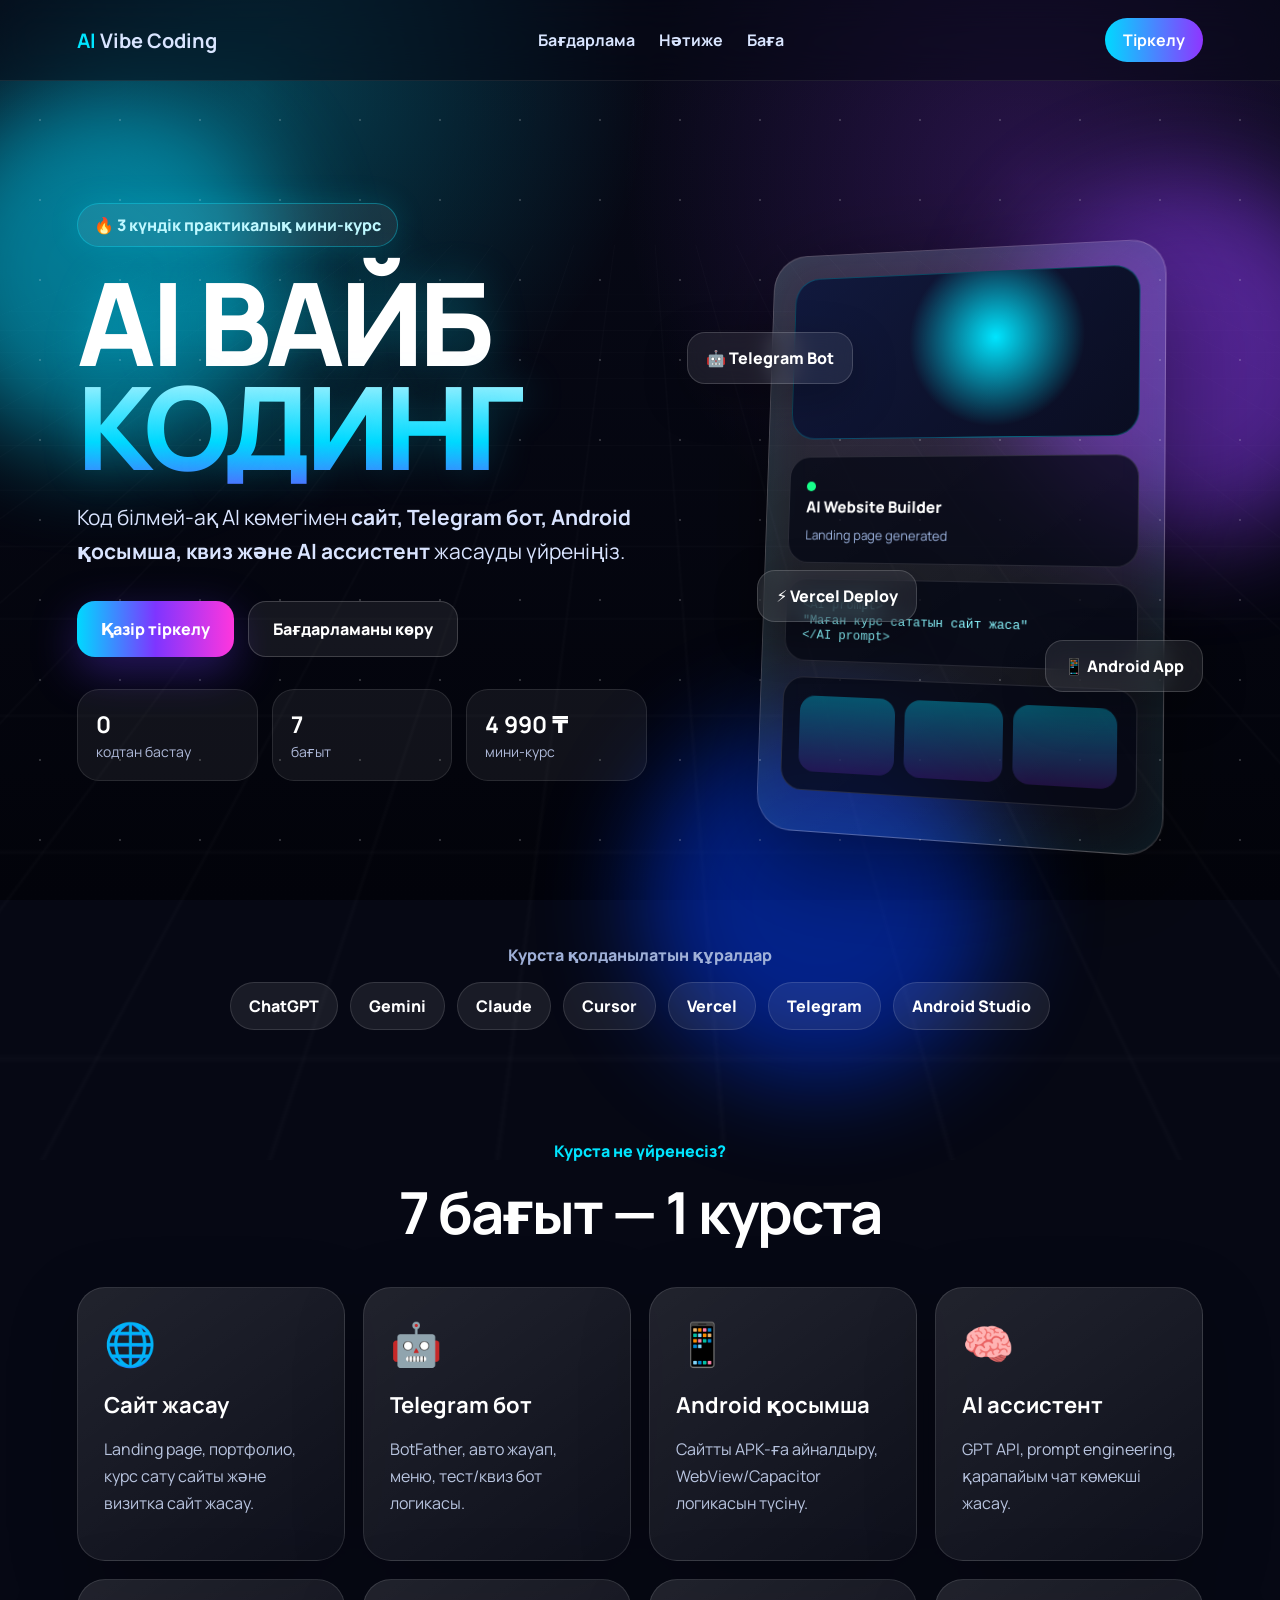
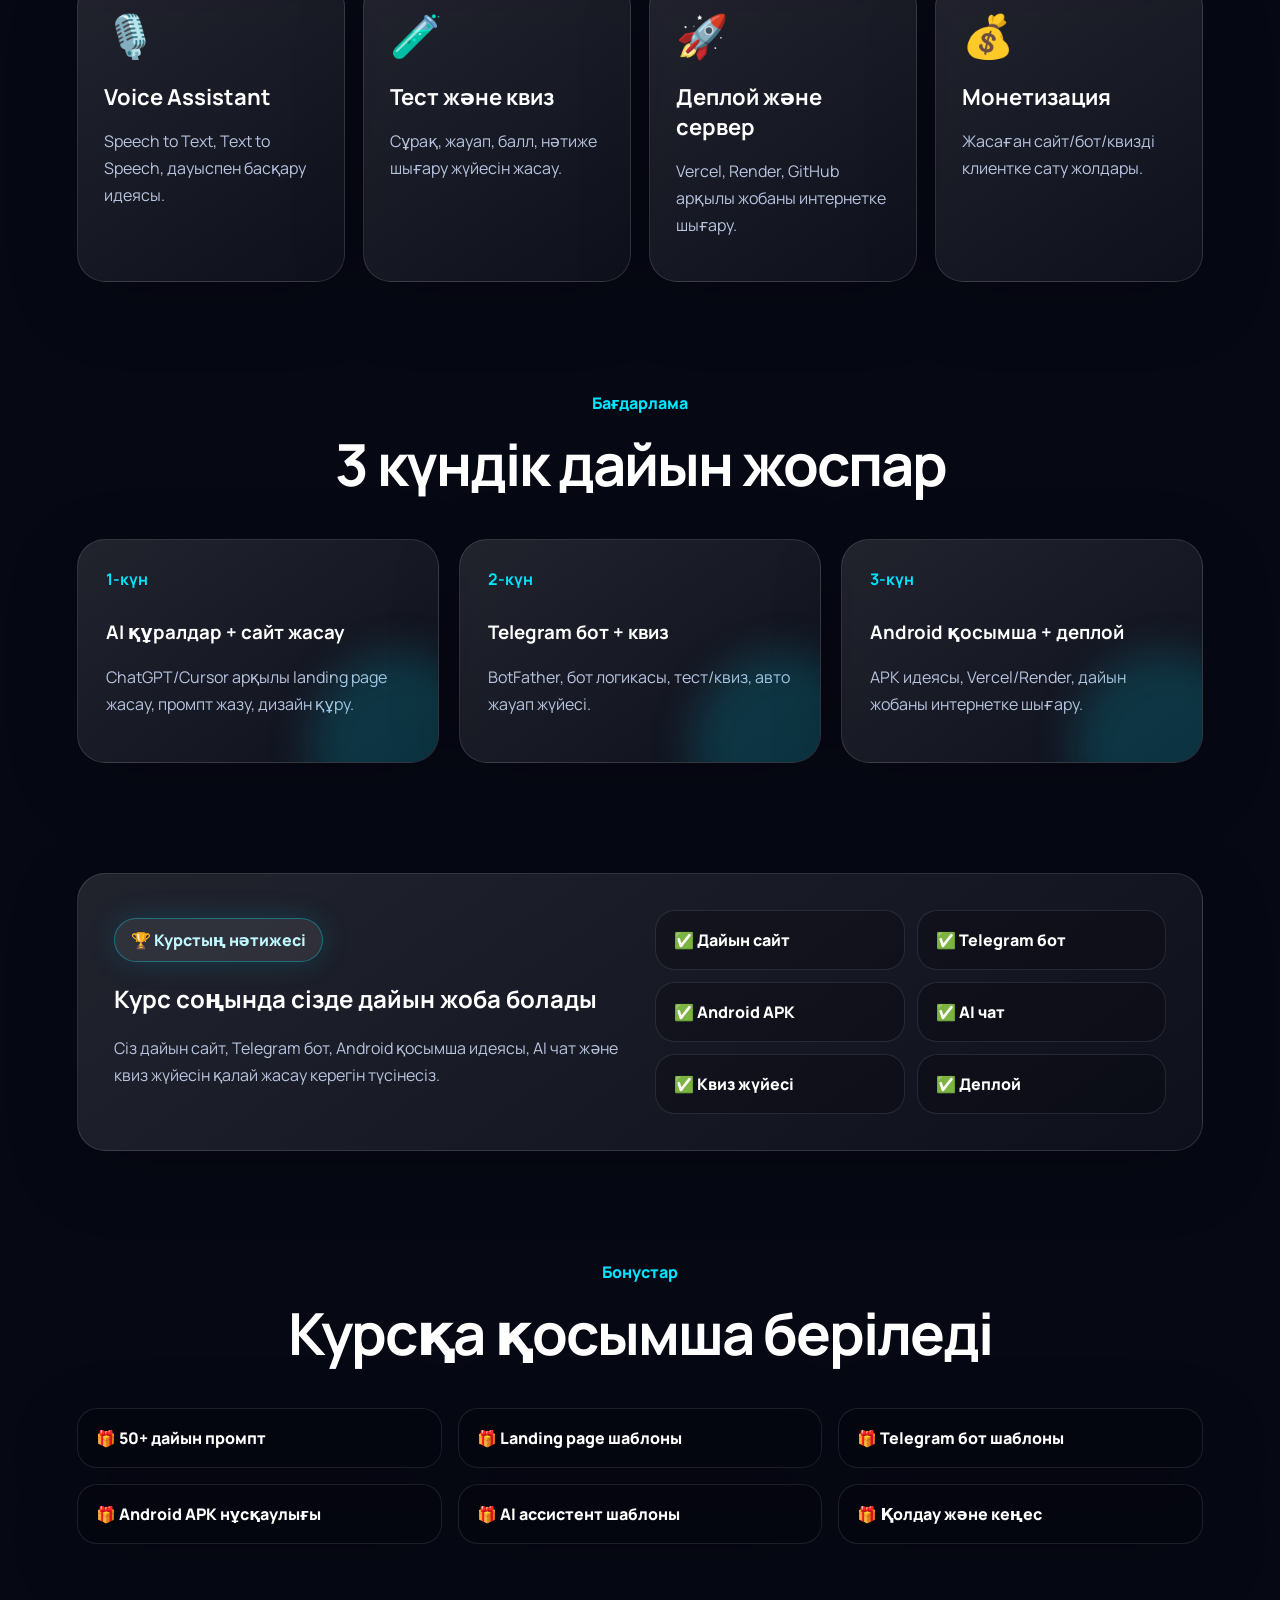
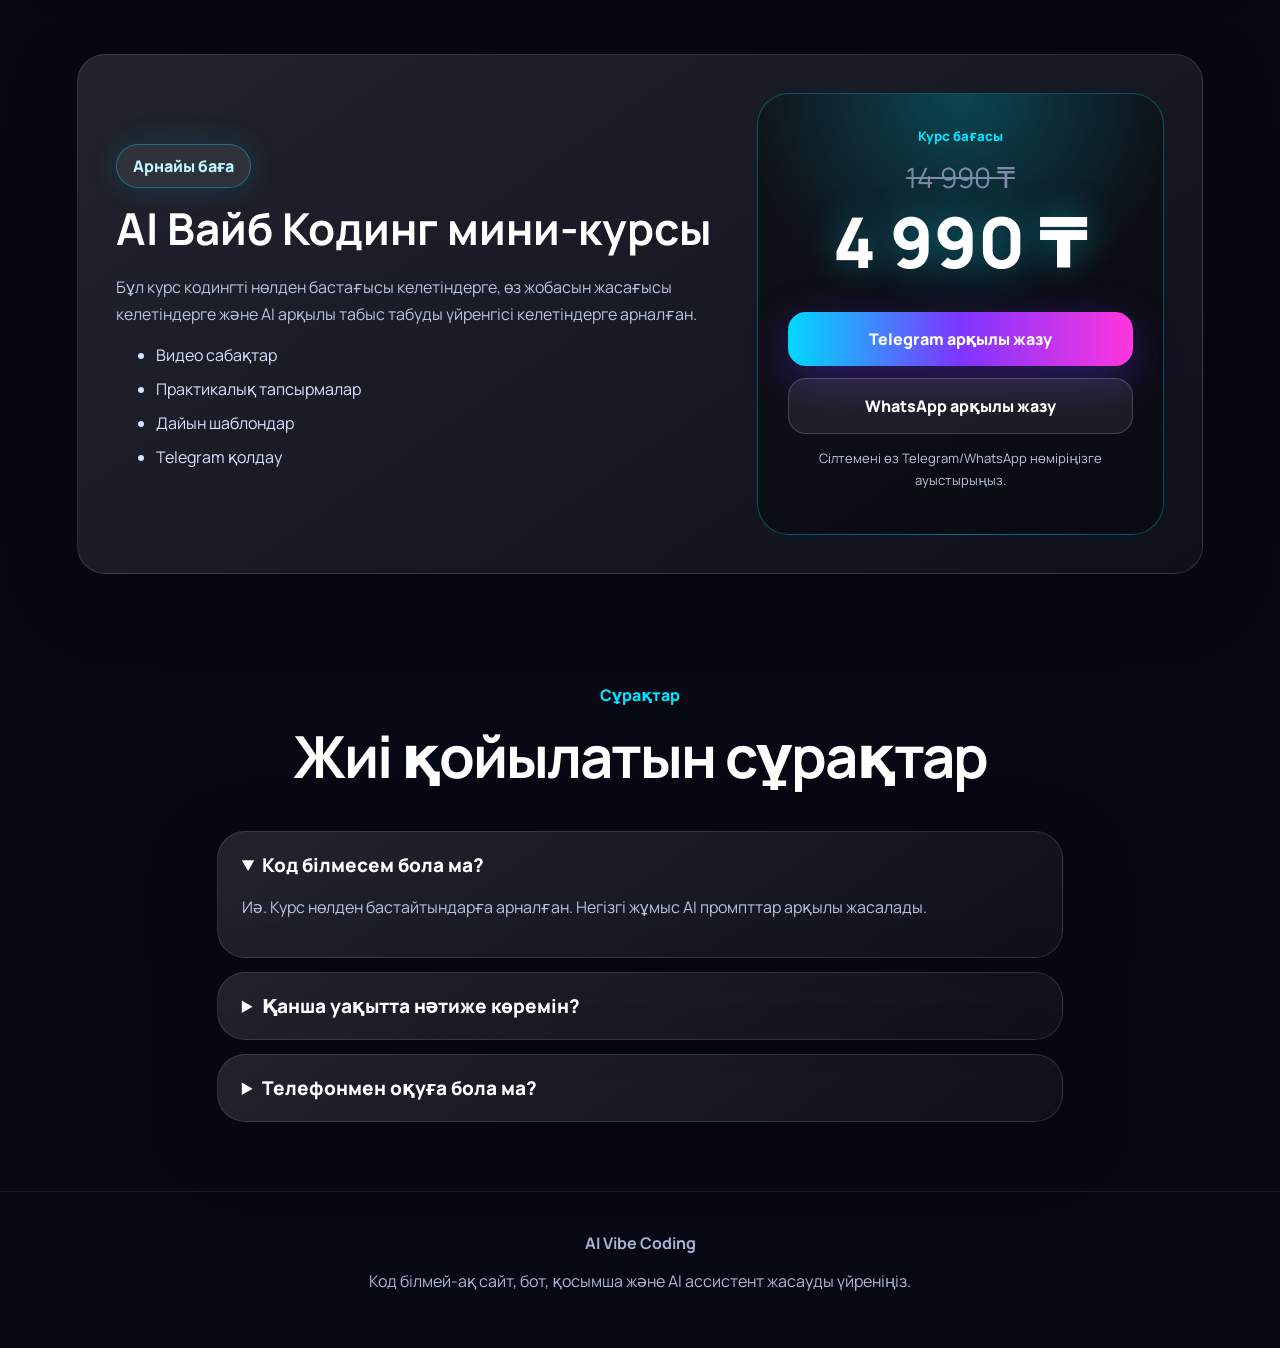
<file: index.html>
<!DOCTYPE html>
<html lang="kk">
<head>
  <meta charset="UTF-8" />
  <meta name="viewport" content="width=device-width, initial-scale=1.0" />
  <title>AI Вайб Кодинг — Мини-курс</title>
  <meta name="description" content="Код білмей-ақ сайт, Telegram бот, Android қосымша және AI ассистент жасауды үйреніңіз. Мини-курс бағасы 4 990 ₸." />
  <meta property="og:title" content="AI Вайб Кодинг — 3 күндік мини-курс" />
  <meta property="og:description" content="Сайт, бот, қосымша және AI ассистент жасауды үйреніңіз. Бағасы 4 990 ₸." />
  <meta property="og:type" content="website" />
  <link rel="preconnect" href="https://fonts.googleapis.com">
  <link rel="preconnect" href="https://fonts.gstatic.com" crossorigin>
  <link href="https://fonts.googleapis.com/css2?family=Manrope:wght@400;600;700;800;900&display=swap" rel="stylesheet">
  <link rel="stylesheet" href="style.css" />
</head>
<body>
  <div class="bg">
    <div class="grid"></div>
    <div class="orb orb-1"></div>
    <div class="orb orb-2"></div>
    <div class="orb orb-3"></div>
    <div class="stars"></div>
  </div>

  <header class="nav">
    <a href="#" class="logo"><span>AI</span> Vibe Coding</a>
    <nav>
      <a href="#program">Бағдарлама</a>
      <a href="#result">Нәтиже</a>
      <a href="#price">Баға</a>
    </nav>
    <a class="nav-btn" href="#buy">Тіркелу</a>
  </header>

  <main>
    <section class="hero">
      <div class="hero-left reveal">
        <div class="badge">🔥 3 күндік практикалық мини-курс</div>
        <h1>AI ВАЙБ<br><span>КОДИНГ</span></h1>
        <p class="lead">Код білмей-ақ AI көмегімен <b>сайт, Telegram бот, Android қосымша, квиз және AI ассистент</b> жасауды үйреніңіз.</p>

        <div class="hero-actions">
          <a href="#buy" class="btn primary">Қазір тіркелу</a>
          <a href="#program" class="btn ghost">Бағдарламаны көру</a>
        </div>

        <div class="trust-row">
          <div><b>0</b><span>кодтан бастау</span></div>
          <div><b>7</b><span>бағыт</span></div>
          <div><b>4 990 ₸</b><span>мини-курс</span></div>
        </div>
      </div>

      <div class="hero-right reveal delay">
        <div class="phone-card floating">
          <div class="phone-top"></div>
          <div class="app-card">
            <span class="dot green"></span>
            <p>AI Website Builder</p>
            <small>Landing page generated</small>
          </div>
          <div class="code-box">
            <pre>&lt;AI prompt&gt;
"Маған курс сататын сайт жаса"
&lt;/AI prompt&gt;</pre>
          </div>
          <div class="mini-dashboard">
            <div></div><div></div><div></div>
          </div>
        </div>

        <div class="glass chip chip-1">🤖 Telegram Bot</div>
        <div class="glass chip chip-2">📱 Android App</div>
        <div class="glass chip chip-3">⚡ Vercel Deploy</div>
      </div>
    </section>

    <section class="tools reveal">
      <p>Курста қолданылатын құралдар</p>
      <div class="tool-list">
        <span>ChatGPT</span><span>Gemini</span><span>Claude</span><span>Cursor</span><span>Vercel</span><span>Telegram</span><span>Android Studio</span>
      </div>
    </section>

    <section class="section reveal">
      <div class="section-title">
        <span>Курста не үйренесіз?</span>
        <h2>7 бағыт — 1 курста</h2>
      </div>
      <div class="cards">
        <article class="card tilt"><i>🌐</i><h3>Сайт жасау</h3><p>Landing page, портфолио, курс сату сайты және визитка сайт жасау.</p></article>
        <article class="card tilt"><i>🤖</i><h3>Telegram бот</h3><p>BotFather, авто жауап, меню, тест/квиз бот логикасы.</p></article>
        <article class="card tilt"><i>📱</i><h3>Android қосымша</h3><p>Сайтты APK-ға айналдыру, WebView/Capacitor логикасын түсіну.</p></article>
        <article class="card tilt"><i>🧠</i><h3>AI ассистент</h3><p>GPT API, prompt engineering, қарапайым чат көмекші жасау.</p></article>
        <article class="card tilt"><i>🎙️</i><h3>Voice Assistant</h3><p>Speech to Text, Text to Speech, дауыспен басқару идеясы.</p></article>
        <article class="card tilt"><i>🧪</i><h3>Тест және квиз</h3><p>Сұрақ, жауап, балл, нәтиже шығару жүйесін жасау.</p></article>
        <article class="card tilt"><i>🚀</i><h3>Деплой және сервер</h3><p>Vercel, Render, GitHub арқылы жобаны интернетке шығару.</p></article>
        <article class="card tilt"><i>💰</i><h3>Монетизация</h3><p>Жасаған сайт/бот/квизді клиентке сату жолдары.</p></article>
      </div>
    </section>

    <section id="program" class="section program reveal">
      <div class="section-title">
        <span>Бағдарлама</span>
        <h2>3 күндік дайын жоспар</h2>
      </div>

      <div class="timeline">
        <div class="step">
          <b>1-күн</b>
          <h3>AI құралдар + сайт жасау</h3>
          <p>ChatGPT/Cursor арқылы landing page жасау, промпт жазу, дизайн құру.</p>
        </div>
        <div class="step">
          <b>2-күн</b>
          <h3>Telegram бот + квиз</h3>
          <p>BotFather, бот логикасы, тест/квиз, авто жауап жүйесі.</p>
        </div>
        <div class="step">
          <b>3-күн</b>
          <h3>Android қосымша + деплой</h3>
          <p>APK идеясы, Vercel/Render, дайын жобаны интернетке шығару.</p>
        </div>
      </div>
    </section>

    <section id="result" class="section result reveal">
      <div class="result-card">
        <div>
          <span class="tag">🏆 Курстың нәтижесі</span>
          <h2>Курс соңында сізде дайын жоба болады</h2>
          <p>Сіз дайын сайт, Telegram бот, Android қосымша идеясы, AI чат және квиз жүйесін қалай жасау керегін түсінесіз.</p>
        </div>
        <div class="result-grid">
          <div>✅ Дайын сайт</div>
          <div>✅ Telegram бот</div>
          <div>✅ Android APK</div>
          <div>✅ AI чат</div>
          <div>✅ Квиз жүйесі</div>
          <div>✅ Деплой</div>
        </div>
      </div>
    </section>

    <section class="section reveal">
      <div class="section-title">
        <span>Бонустар</span>
        <h2>Курсқа қосымша беріледі</h2>
      </div>
      <div class="bonus-grid">
        <div class="bonus">🎁 50+ дайын промпт</div>
        <div class="bonus">🎁 Landing page шаблоны</div>
        <div class="bonus">🎁 Telegram бот шаблоны</div>
        <div class="bonus">🎁 Android APK нұсқаулығы</div>
        <div class="bonus">🎁 AI ассистент шаблоны</div>
        <div class="bonus">🎁 Қолдау және кеңес</div>
      </div>
    </section>

    <section id="price" class="section price reveal">
      <div class="pricing">
        <div>
          <span class="tag">Арнайы баға</span>
          <h2>AI Вайб Кодинг мини-курсы</h2>
          <p>Бұл курс кодингті нөлден бастағысы келетіндерге, өз жобасын жасағысы келетіндерге және AI арқылы табыс табуды үйренгісі келетіндерге арналған.</p>
          <ul>
            <li>Видео сабақтар</li>
            <li>Практикалық тапсырмалар</li>
            <li>Дайын шаблондар</li>
            <li>Telegram қолдау</li>
          </ul>
        </div>
        <div id="buy" class="price-box">
          <small>Курс бағасы</small>
          <div class="old">14 990 ₸</div>
          <div class="new">4 990 ₸</div>
          <a class="btn primary wide" href="https://t.me/your_username" target="_blank">Telegram арқылы жазу</a>
          <a class="btn ghost wide" href="https://wa.me/77000000000?text=AI%20Вайб%20Кодинг%20курсына%20тіркелгім%20келеді" target="_blank">WhatsApp арқылы жазу</a>
          <p class="note">Сілтемені өз Telegram/WhatsApp нөміріңізге ауыстырыңыз.</p>
        </div>
      </div>
    </section>

    <section class="faq section reveal">
      <div class="section-title">
        <span>Сұрақтар</span>
        <h2>Жиі қойылатын сұрақтар</h2>
      </div>
      <details open>
        <summary>Код білмесем бола ма?</summary>
        <p>Иә. Курс нөлден бастайтындарға арналған. Негізгі жұмыс AI промпттар арқылы жасалады.</p>
      </details>
      <details>
        <summary>Қанша уақытта нәтиже көремін?</summary>
        <p>Алғашқы мини-сайтты бірінші күнде-ақ жасап көруге болады.</p>
      </details>
      <details>
        <summary>Телефонмен оқуға бола ма?</summary>
        <p>Видео сабақтарды телефонмен көре аласыз, бірақ практика үшін ноутбук немесе компьютер ыңғайлы.</p>
      </details>
    </section>
  </main>

  <footer>
    <b>AI Vibe Coding</b>
    <p>Код білмей-ақ сайт, бот, қосымша және AI ассистент жасауды үйреніңіз.</p>
  </footer>

  <script src="script.js"></script>
</body>
</html>
</file>
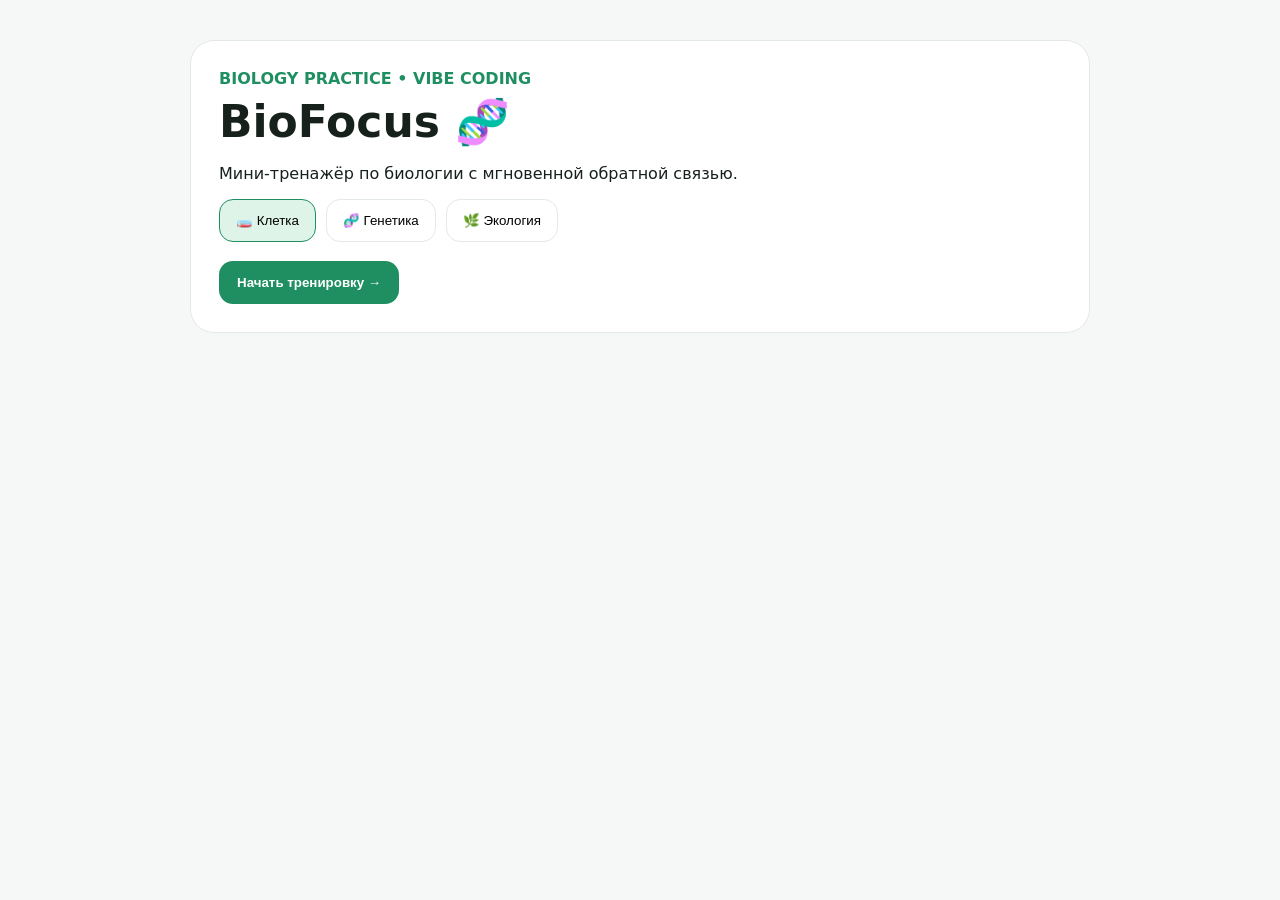
<file: biofocus.html>
<!doctype html><html lang="ru"><head><meta charset="UTF-8"><meta name="viewport" content="width=device-width,initial-scale=1"><title>BioFocus</title><style>body{margin:0;font-family:system-ui;background:#f6f8f7;color:#17211b}.wrap{max-width:900px;margin:auto;padding:40px 20px}.card{background:#fff;border:1px solid #e3e9e5;border-radius:24px;padding:28px;margin-bottom:20px}h1{font-size:44px;margin:8px 0}.ey{color:#1f8f62;font-weight:800}.topics{display:flex;gap:10px;flex-wrap:wrap}.topic,.answer{padding:13px 16px;border:1px solid #e3e9e5;border-radius:14px;background:#fff;cursor:pointer}.active{background:#dff4e9;border-color:#1f8f62}.btn{padding:14px 18px;border:0;border-radius:14px;background:#1f8f62;color:white;font-weight:800;cursor:pointer}.quiz{display:none}.quiz.show{display:block}.answer{display:block;width:100%;text-align:left;margin:10px 0}.correct{background:#dff4e9!important;border-color:#1f8f62}.wrong{background:#fff1f1!important}.result{display:none;text-align:center}.result.show{display:block}.score{font-size:64px;font-weight:900;color:#1f8f62}.bar{height:8px;background:#e8eeea;border-radius:9px}.fill{height:100%;width:0;background:#1f8f62}</style></head><body><div class="wrap"><div class="card"><div class="ey">BIOLOGY PRACTICE • VIBE CODING</div><h1>BioFocus 🧬</h1><p>Мини-тренажёр по биологии с мгновенной обратной связью.</p><div class="topics"><button class="topic active" data-t="cell">🧫 Клетка</button><button class="topic" data-t="genetics">🧬 Генетика</button><button class="topic" data-t="ecology">🌿 Экология</button></div><br><button class="btn" id="start">Начать тренировку →</button></div><div class="card quiz" id="quiz"><b id="title">Клетка</b><span style="float:right" id="count"></span><p><div class="bar"><div class="fill" id="fill"></div></div></p><h2 id="q"></h2><div id="a"></div></div><div class="card result" id="result"><div class="score" id="score"></div><p id="msg"></p><button class="btn" id="again">Пройти ещё раз</button></div></div><script>const D={cell:{n:'Клетка',q:[['Какая органелла отвечает за синтез белка?',['Рибосома','Лизосома','Вакуоль','Центриоль'],0],['Где хранится основная часть ДНК эукариот?',['Цитоплазма','Ядро','Рибосомы','Мембрана'],1],['Что является энергетической станцией клетки?',['Митохондрия','Лизосома','Рибосома','Вакуоль'],0],['Какой процесс образует две дочерние клетки?',['Мейоз','Митоз','Трансляция','Оплодотворение'],1],['Что отделяет клетку от внешней среды?',['Ядро','Мембрана','Рибосома','Митохондрия'],1]]},genetics:{n:'Генетика',q:[['Что изучает генетика?',['Наследственность и изменчивость','Экосистемы','Геологию','Анатомию'],0],['Совокупность генов организма — это?',['Фенотип','Генотип','Орган','Ткань'],1],['Кто сформулировал законы наследования?',['Дарвин','Мендель','Пастер','Гук'],1],['Сколько хромосом в соматической клетке человека?',['23','44','46','48'],2],['Участок ДНК, кодирующий признак?',['Ген','Фермент','Орган','Ткань'],0]]},ecology:{n:'Экология',q:[['Кто производит органическое вещество?',['Редуценты','Консументы','Продуценты','Паразиты'],2],['Абиотический фактор — это?',['Хищничество','Температура','Конкуренция','Паразитизм'],1],['Глобальный уровень организации жизни?',['Популяция','Биосфера','Организм','Сообщество'],1],['Кто разлагает органические остатки?',['Редуценты','Продуценты','Хищники','Паразиты'],0],['Что происходит с энергией в пищевой цепи?',['Сохраняется','Уменьшается','Увеличивается','Не меняется'],1]]}};let t='cell',i=0,s=0;const $=x=>document.querySelector(x);document.querySelectorAll('.topic').forEach(b=>b.onclick=()=>{document.querySelectorAll('.topic').forEach(x=>x.classList.remove('active'));b.classList.add('active');t=b.dataset.t});$('#start').onclick=$('#again').onclick=()=>{i=0;s=0;$('#result').classList.remove('show');$('#quiz').classList.add('show');$('#title').textContent=D[t].n;render()};function render(){let x=D[t].q[i];$('#count').textContent=`${i+1} / 5`;$('#fill').style.width=`${i*20}%`;$('#q').textContent=x[0];$('#a').innerHTML=x[1].map((v,n)=>`<button class="answer" data-n="${n}">${v}</button>`).join('');document.querySelectorAll('.answer').forEach(b=>b.onclick=()=>ans(+b.dataset.n,x[2]))}function ans(n,c){let bs=document.querySelectorAll('.answer');bs.forEach(b=>b.disabled=true);bs[c].classList.add('correct');if(n===c)s++;else bs[n].classList.add('wrong');setTimeout(()=>{i++;i<5?render():finish()},500)}function finish(){let p=Math.round(s/5*100);$('#quiz').classList.remove('show');$('#result').classList.add('show');$('#score').textContent=p+'%';$('#msg').textContent=p>=80?'Отлично! Тема хорошо закреплена.':p>=60?'Хороший результат. Попробуйте ещё раз.':'Повторите тему и попробуйте снова.'}</script></body></html>
</file>
<file: style.css>
*{box-sizing:border-box}html{scroll-behavior:smooth}body{margin:0;font-family:Manrope,system-ui,sans-serif;background:#060814;color:#fff;overflow-x:hidden}.bg{position:fixed;inset:0;z-index:-10;background:radial-gradient(circle at 20% 10%,rgba(0,224,255,.25),transparent 30%),radial-gradient(circle at 80% 20%,rgba(160,57,255,.22),transparent 32%),linear-gradient(180deg,#080a18,#02030a)}.grid{position:absolute;inset:0;background-image:linear-gradient(rgba(255,255,255,.06) 1px,transparent 1px),linear-gradient(90deg,rgba(255,255,255,.06) 1px,transparent 1px);background-size:55px 55px;transform:perspective(700px) rotateX(60deg) translateY(-160px) scale(1.5);opacity:.25}.stars{position:absolute;inset:0;background-image:radial-gradient(#fff 1px,transparent 1px);background-size:80px 80px;opacity:.18;animation:stars 20s linear infinite}.orb{position:absolute;width:360px;height:360px;border-radius:50%;filter:blur(50px);opacity:.5;animation:float 7s ease-in-out infinite}.orb-1{left:-80px;top:90px;background:#00d9ff}.orb-2{right:-90px;top:180px;background:#913dff;animation-delay:1.5s}.orb-3{left:50%;bottom:-180px;background:#003cff;animation-delay:3s}@keyframes stars{to{transform:translateY(80px)}}@keyframes float{50%{transform:translateY(-30px) translateX(20px)}}.nav{position:sticky;top:0;z-index:50;display:flex;align-items:center;justify-content:space-between;padding:18px 6%;backdrop-filter:blur(18px);background:rgba(5,7,18,.5);border-bottom:1px solid rgba(255,255,255,.08)}.logo{font-weight:900;text-decoration:none;color:#fff;font-size:20px}.logo span{color:#00e5ff}.nav nav{display:flex;gap:24px}.nav a{color:#d9e5ff;text-decoration:none;font-weight:700}.nav-btn{padding:11px 18px;border-radius:999px;background:linear-gradient(90deg,#00d9ff,#8f35ff);color:#fff!important}.hero{min-height:88vh;padding:70px 6% 40px;display:grid;grid-template-columns:1.05fr .95fr;gap:40px;align-items:center}.badge,.tag{display:inline-flex;padding:10px 16px;border-radius:999px;background:rgba(255,255,255,.08);border:1px solid rgba(0,229,255,.35);box-shadow:0 0 30px rgba(0,229,255,.15);font-weight:800;color:#bff8ff}.hero h1{font-size:clamp(58px,9vw,132px);line-height:.9;margin:24px 0 20px;font-weight:900;letter-spacing:-5px;text-shadow:0 0 40px rgba(0,229,255,.25)}.hero h1 span{background:linear-gradient(180deg,#fff,#00d9ff 60%,#733cff);-webkit-background-clip:text;color:transparent}.lead{font-size:21px;line-height:1.65;color:#d9e4ff;max-width:760px}.hero-actions{display:flex;gap:14px;flex-wrap:wrap;margin:32px 0}.btn{display:inline-flex;align-items:center;justify-content:center;border-radius:18px;padding:16px 24px;text-decoration:none;font-weight:900;transition:.25s}.primary{background:linear-gradient(90deg,#00d9ff,#7e35ff,#ff36dd);color:#fff;box-shadow:0 15px 45px rgba(106,57,255,.35)}.primary:hover{transform:translateY(-3px);box-shadow:0 20px 60px rgba(0,217,255,.35)}.ghost{border:1px solid rgba(255,255,255,.18);background:rgba(255,255,255,.07);color:#fff}.trust-row{display:grid;grid-template-columns:repeat(3,1fr);gap:14px;max-width:700px}.trust-row div{padding:18px;border-radius:22px;background:rgba(255,255,255,.06);border:1px solid rgba(255,255,255,.1)}.trust-row b{display:block;font-size:23px}.trust-row span{color:#aeb9d9;font-size:14px}.hero-right{position:relative;min-height:560px;perspective:1200px}.phone-card{position:absolute;right:8%;top:30px;width:min(410px,85vw);min-height:520px;border-radius:36px;padding:24px;background:linear-gradient(145deg,rgba(255,255,255,.16),rgba(255,255,255,.04));border:1px solid rgba(255,255,255,.2);box-shadow:0 30px 100px rgba(0,0,0,.45),inset 0 0 50px rgba(0,229,255,.08);transform:rotateY(-14deg) rotateX(5deg)}.floating{animation:cardFloat 5s ease-in-out infinite}@keyframes cardFloat{50%{transform:rotateY(-10deg) rotateX(8deg) translateY(-18px)}}.phone-top{height:170px;border-radius:26px;background:radial-gradient(circle at 60% 40%,#00e5ff,transparent 38%),linear-gradient(135deg,#11193d,#0a0d21);border:1px solid rgba(0,229,255,.25);margin-bottom:18px}.app-card,.code-box,.mini-dashboard{border-radius:22px;background:rgba(4,7,20,.75);border:1px solid rgba(255,255,255,.12);padding:18px;margin-bottom:16px}.app-card p{margin:0 0 6px;font-weight:900}.app-card small{color:#9cb3df}.dot{display:inline-block;width:10px;height:10px;border-radius:50%;margin-right:8px}.green{background:#17ff8a}.code-box pre{white-space:pre-wrap;color:#89f7ff;font-size:13px;margin:0}.mini-dashboard{display:grid;grid-template-columns:repeat(3,1fr);gap:10px}.mini-dashboard div{height:76px;border-radius:16px;background:linear-gradient(180deg,rgba(0,217,255,.35),rgba(142,53,255,.18))}.glass{background:rgba(255,255,255,.08);border:1px solid rgba(255,255,255,.16);backdrop-filter:blur(12px);box-shadow:0 15px 45px rgba(0,0,0,.25)}.chip{position:absolute;padding:14px 18px;border-radius:18px;font-weight:900}.chip-1{left:0;top:120px}.chip-2{right:0;bottom:80px}.chip-3{left:70px;bottom:150px}.tools,.section{padding:55px 6%}.tools{text-align:center}.tools p{color:#9fb0d8;font-weight:800}.tool-list{display:flex;gap:12px;justify-content:center;flex-wrap:wrap}.tool-list span{padding:12px 18px;border-radius:999px;background:rgba(255,255,255,.08);border:1px solid rgba(255,255,255,.12);font-weight:900}.section-title{text-align:center;max-width:800px;margin:0 auto 36px}.section-title span{color:#00e5ff;font-weight:900}.section-title h2{font-size:clamp(34px,5vw,58px);margin:10px 0 0;letter-spacing:-2px}.cards{display:grid;grid-template-columns:repeat(4,1fr);gap:18px}.card,.bonus,.step,.result-card,.pricing,details{background:linear-gradient(145deg,rgba(255,255,255,.11),rgba(255,255,255,.035));border:1px solid rgba(255,255,255,.12);border-radius:28px;box-shadow:0 20px 70px rgba(0,0,0,.22)}.card{padding:26px;min-height:230px;transition:.25s}.card:hover{transform:translateY(-8px) rotateX(3deg);border-color:rgba(0,229,255,.45);box-shadow:0 25px 90px rgba(0,229,255,.12)}.card i{font-style:normal;font-size:42px}.card h3{font-size:22px;margin:18px 0 10px}.card p,.step p,.result-card p,.pricing p,details p{color:#b8c4df;line-height:1.7}.timeline{display:grid;grid-template-columns:repeat(3,1fr);gap:20px}.step{padding:28px;position:relative;overflow:hidden}.step b{display:inline-block;color:#00e5ff;margin-bottom:10px}.step:before{content:"";position:absolute;inset:auto -60px -80px auto;width:190px;height:190px;border-radius:50%;background:rgba(0,229,255,.16);filter:blur(20px)}.result-card{display:grid;grid-template-columns:1fr 1fr;gap:30px;padding:36px;align-items:center}.result-grid{display:grid;grid-template-columns:repeat(2,1fr);gap:12px}.result-grid div,.bonus{padding:18px;border-radius:20px;background:rgba(0,0,0,.22);border:1px solid rgba(255,255,255,.1);font-weight:900}.bonus-grid{display:grid;grid-template-columns:repeat(3,1fr);gap:16px}.pricing{display:grid;grid-template-columns:1.2fr .8fr;gap:30px;padding:38px;align-items:center}.pricing h2{font-size:44px;margin:10px 0}.pricing li{margin:12px 0;color:#d7e4ff}.price-box{border-radius:32px;padding:30px;text-align:center;background:radial-gradient(circle at 50% 0,rgba(0,229,255,.25),transparent 45%),rgba(0,0,0,.32);border:1px solid rgba(0,229,255,.3)}.price-box small{font-weight:900;color:#00e5ff}.old{text-decoration:line-through;color:#7f8aa9;font-size:28px;margin-top:12px}.new{font-size:70px;font-weight:900;line-height:1;margin:10px 0 24px;text-shadow:0 0 35px rgba(0,229,255,.35)}.wide{width:100%;margin-top:12px}.note{font-size:13px!important}.faq{max-width:1000px;margin:auto}details{padding:20px 24px;margin-bottom:14px}summary{cursor:pointer;font-size:19px;font-weight:900}footer{text-align:center;padding:40px 6%;border-top:1px solid rgba(255,255,255,.08);color:#aab6d5}.reveal{opacity:0;transform:translateY(34px);transition:1s}.reveal.show{opacity:1;transform:translateY(0)}.delay{transition-delay:.2s}@media(max-width:1050px){.hero,.result-card,.pricing{grid-template-columns:1fr}.hero-right{min-height:620px}.cards{grid-template-columns:repeat(2,1fr)}.timeline,.bonus-grid{grid-template-columns:1fr}.nav nav{display:none}}@media(max-width:620px){.hero{padding-top:45px}.hero h1{letter-spacing:-3px}.lead{font-size:17px}.trust-row,.cards,.result-grid{grid-template-columns:1fr}.phone-card{right:auto;left:50%;transform:translateX(-50%) rotateY(-8deg);width:92vw}.chip{font-size:13px}.chip-1{top:20px}.chip-2{bottom:30px}.chip-3{bottom:105px;left:0}.new{font-size:55px}.nav{padding:14px 4%}.nav-btn{padding:10px 14px}}
</file>
